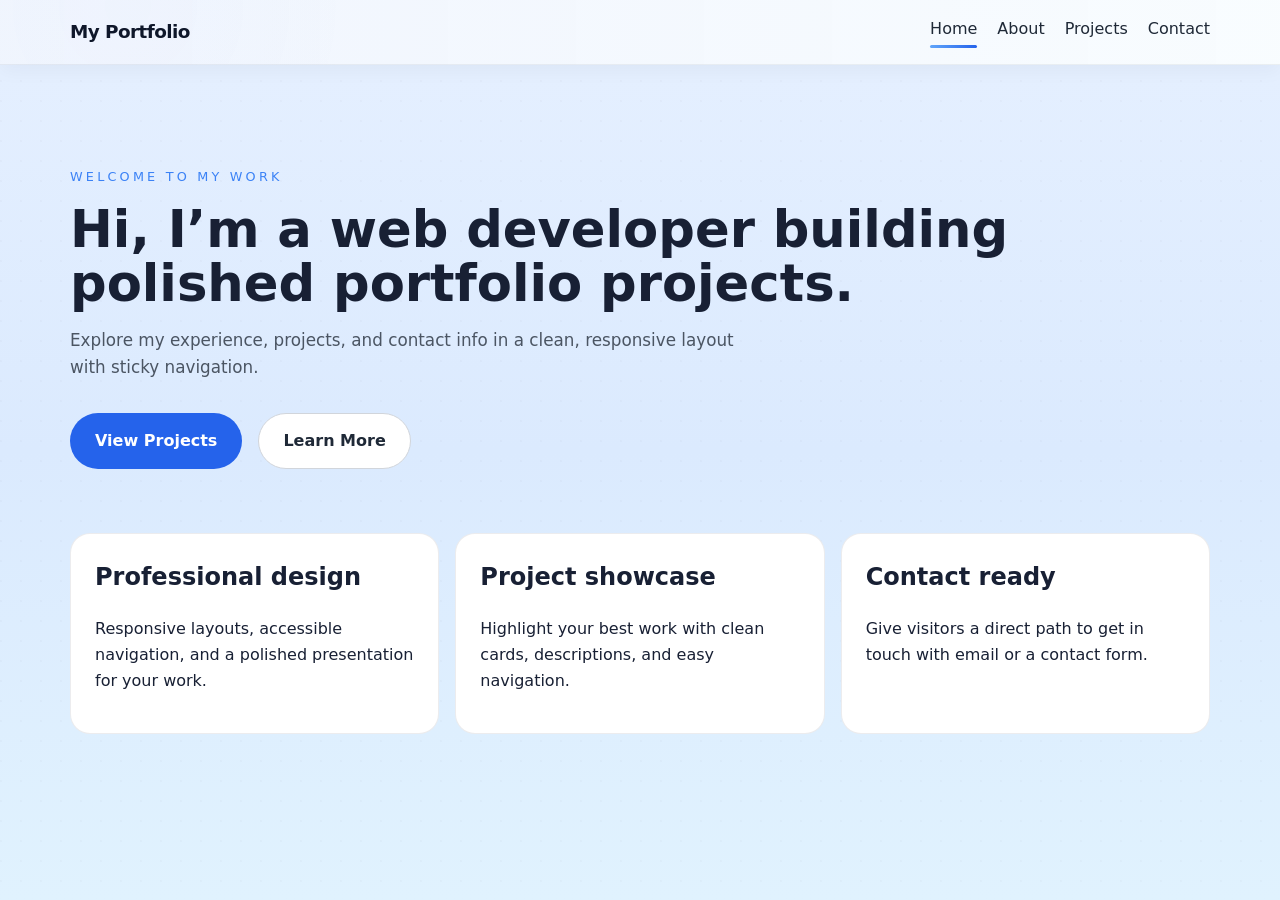
<file: index.html>
﻿<!DOCTYPE html>
<html lang="en">
<head>
    <meta charset="UTF-8">
    <meta name="viewport" content="width=device-width, initial-scale=1.0">
    <title>Portfolio | Home</title>
    <link rel="stylesheet" href="Style.css">
</head>
<body>
    <header class="site-header">
        <div class="container header-inner">
            <a class="brand" href="index.html">My Portfolio</a>
            <button class="nav-toggle" aria-label="Open navigation">
                <span></span>
                <span></span>
                <span></span>
            </button>
            <nav class="nav-links">
                <a href="index.html">Home</a>
                <a href="about.html">About</a>
                <a href="projects.html">Projects</a>
                <a href="contact.html">Contact</a>
            </nav>
        </div>
    </header>
    <main>
        <section class="hero">
            <div class="container">
                <p class="eyebrow">Welcome to my work</p>
                <h1>Hi, I’m a web developer building polished portfolio projects.</h1>
                <p class="lead">Explore my experience, projects, and contact info in a clean, responsive layout with sticky navigation.</p>
                <div class="hero-actions">
                    <a class="button button-primary" href="projects.html">View Projects</a>
                    <a class="button button-secondary" href="about.html">Learn More</a>
                </div>
            </div>
        </section>
        <section class="features container">
            <article>
                <h2>Professional design</h2>
                <p>Responsive layouts, accessible navigation, and a polished presentation for your work.</p>
            </article>
            <article>
                <h2>Project showcase</h2>
                <p>Highlight your best work with clean cards, descriptions, and easy navigation.</p>
            </article>
            <article>
                <h2>Contact ready</h2>
                <p>Give visitors a direct path to get in touch with email or a contact form.</p>
            </article>
        </section>
    </main>
    <script src="script.js"></script>
</body>
</html>
</file>
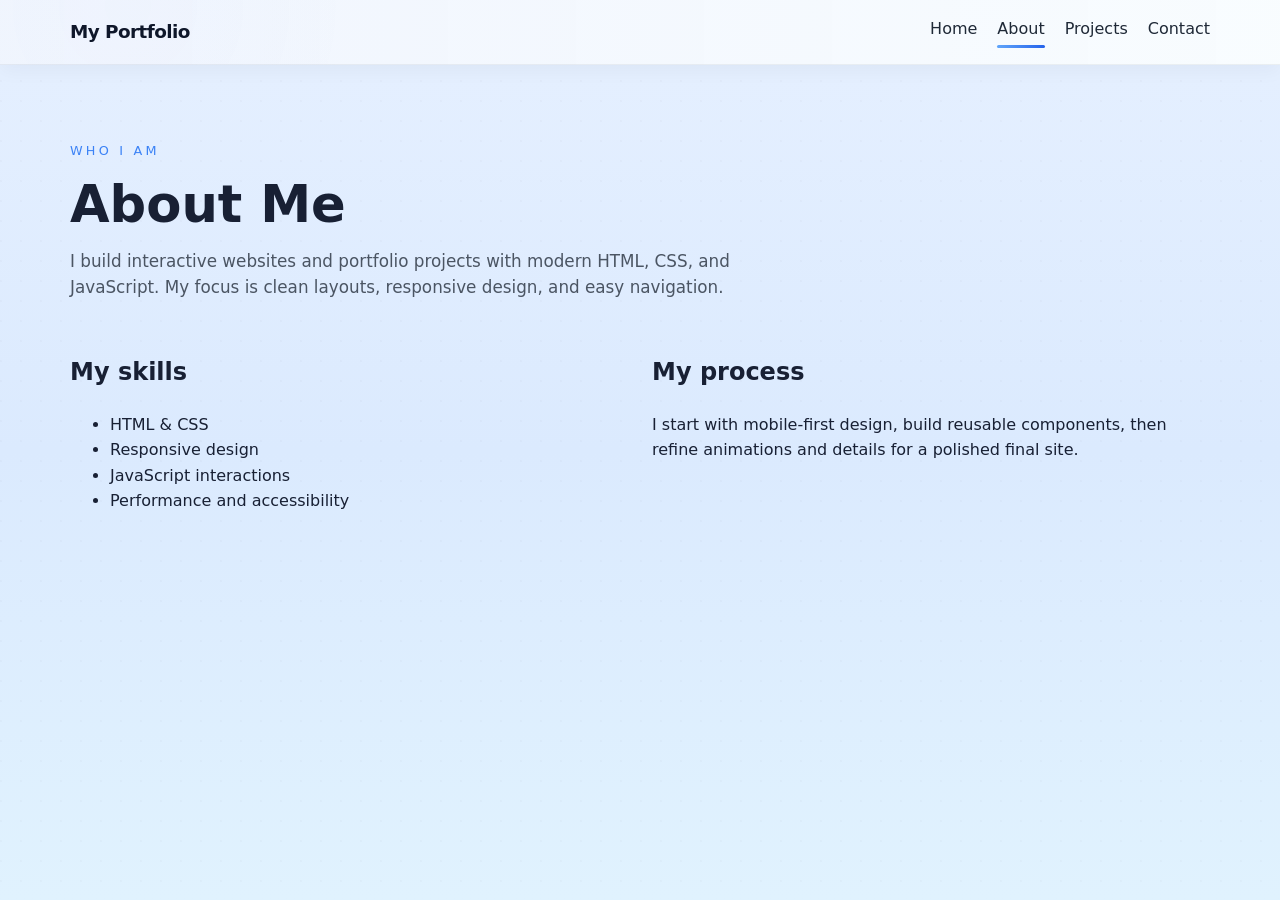
<file: about.html>
﻿<!DOCTYPE html>
<html lang="en">
<head>
    <meta charset="UTF-8">
    <meta name="viewport" content="width=device-width, initial-scale=1.0">
    <title>Portfolio | About</title>
    <link rel="stylesheet" href="Style.css">
</head>
<body>
    <header class="site-header">
        <div class="container header-inner">
            <a class="brand" href="index.html">My Portfolio</a>
            <button class="nav-toggle" aria-label="Open navigation">
                <span></span>
                <span></span>
                <span></span>
            </button>
            <nav class="nav-links">
                <a href="index.html">Home</a>
                <a href="about.html">About</a>
                <a href="projects.html">Projects</a>
                <a href="contact.html">Contact</a>
            </nav>
        </div>
    </header>
    <main class="container page-content">
        <section>
            <p class="eyebrow">Who I am</p>
            <h1>About Me</h1>
            <p class="lead">I build interactive websites and portfolio projects with modern HTML, CSS, and JavaScript. My focus is clean layouts, responsive design, and easy navigation.</p>
        </section>
        <section class="content-grid">
            <article>
                <h2>My skills</h2>
                <ul>
                    <li>HTML & CSS</li>
                    <li>Responsive design</li>
                    <li>JavaScript interactions</li>
                    <li>Performance and accessibility</li>
                </ul>
            </article>
            <article>
                <h2>My process</h2>
                <p>I start with mobile-first design, build reusable components, then refine animations and details for a polished final site.</p>
            </article>
        </section>
    </main>
    <script src="script.js"></script>
</body>
</html>
</file>
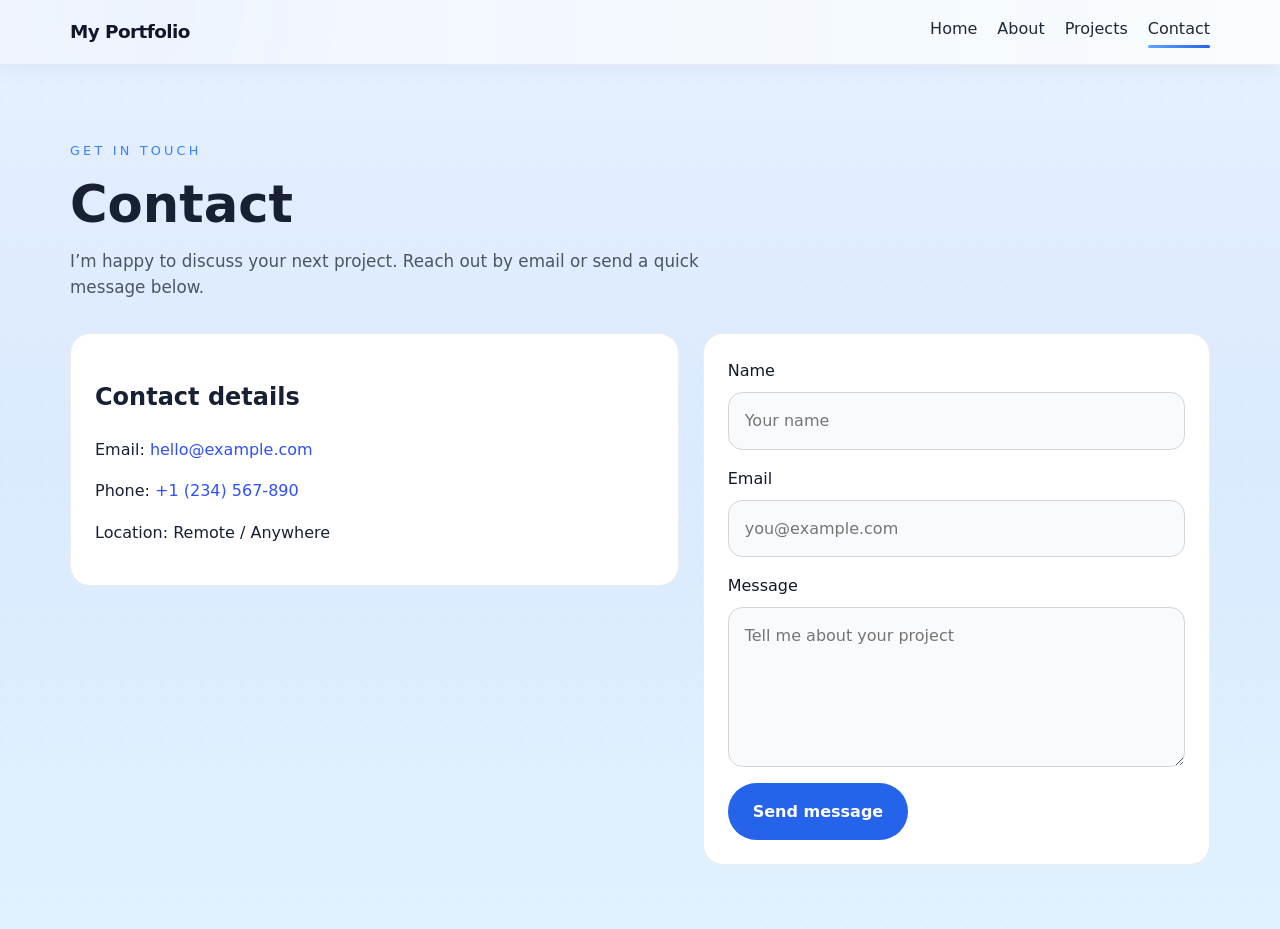
<file: contact.html>
﻿<!DOCTYPE html>
<html lang="en">
<head>
    <meta charset="UTF-8">
    <meta name="viewport" content="width=device-width, initial-scale=1.0">
    <title>Portfolio | Contact</title>
    <link rel="stylesheet" href="Style.css">
</head>
<body>
    <header class="site-header">
        <div class="container header-inner">
            <a class="brand" href="index.html">My Portfolio</a>
            <button class="nav-toggle" aria-label="Open navigation">
                <span></span>
                <span></span>
                <span></span>
            </button>
            <nav class="nav-links">
                <a href="index.html">Home</a>
                <a href="about.html">About</a>
                <a href="projects.html">Projects</a>
                <a href="contact.html">Contact</a>
            </nav>
        </div>
    </header>
    <main class="container page-content">
        <section>
            <p class="eyebrow">Get in touch</p>
            <h1>Contact</h1>
            <p class="lead">I’m happy to discuss your next project. Reach out by email or send a quick message below.</p>
        </section>
        <section class="contact-grid">
            <div>
                <h2>Contact details</h2>
                <p>Email: <a href="mailto:hello@example.com">hello@example.com</a></p>
                <p>Phone: <a href="tel:+1234567890">+1 (234) 567-890</a></p>
                <p>Location: Remote / Anywhere</p>
            </div>
            <form class="contact-form">
                <label>
                    Name
                    <input type="text" placeholder="Your name" required>
                </label>
                <label>
                    Email
                    <input type="email" placeholder="you@example.com" required>
                </label>
                <label>
                    Message
                    <textarea rows="5" placeholder="Tell me about your project"></textarea>
                </label>
                <button class="button button-primary" type="submit">Send message</button>
            </form>
        </section>
    </main>
    <script src="script.js"></script>
</body>
</html>
</file>
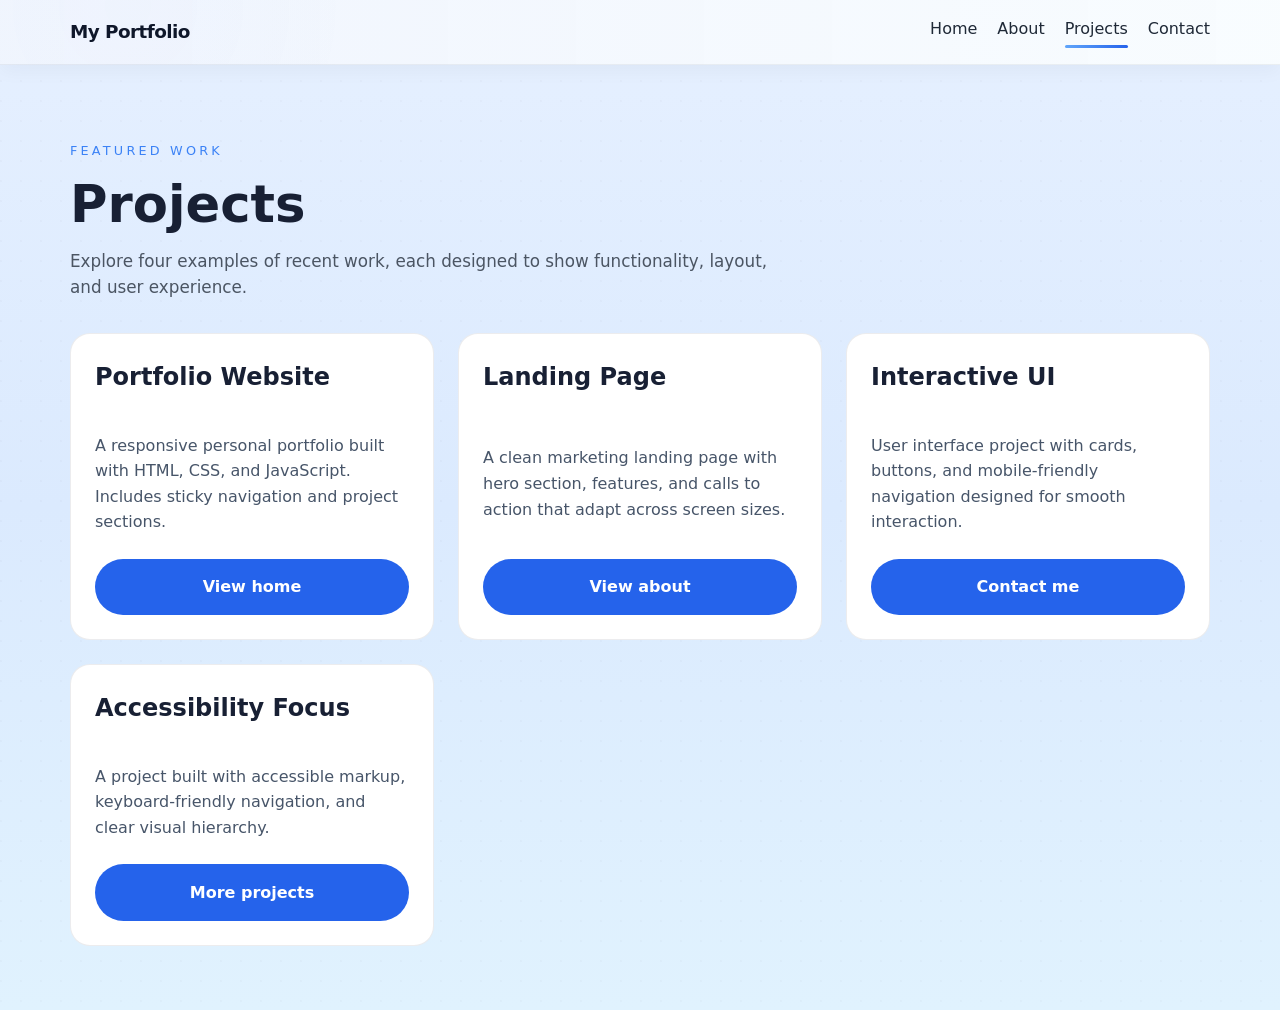
<file: projects.html>
﻿<!DOCTYPE html>
<html lang="en">
<head>
    <meta charset="UTF-8">
    <meta name="viewport" content="width=device-width, initial-scale=1.0">
    <title>Portfolio | Projects</title>
    <link rel="stylesheet" href="Style.css">
</head>
<body>
    <header class="site-header">
        <div class="container header-inner">
            <a class="brand" href="index.html">My Portfolio</a>
            <button class="nav-toggle" aria-label="Open navigation">
                <span></span>
                <span></span>
                <span></span>
            </button>
            <nav class="nav-links">
                <a href="index.html">Home</a>
                <a href="about.html">About</a>
                <a href="projects.html">Projects</a>
                <a href="contact.html">Contact</a>
            </nav>
        </div>
    </header>
    <main class="container page-content">
        <section>
            <p class="eyebrow">Featured work</p>
            <h1>Projects</h1>
            <p class="lead">Explore four examples of recent work, each designed to show functionality, layout, and user experience.</p>
        </section>
        <section class="projects-grid">
            <article class="project-card">
                <h2>Portfolio Website</h2>
                <p>A responsive personal portfolio built with HTML, CSS, and JavaScript. Includes sticky navigation and project sections.</p>
                <a class="button button-primary" href="index.html">View home</a>
            </article>
            <article class="project-card">
                <h2>Landing Page</h2>
                <p>A clean marketing landing page with hero section, features, and calls to action that adapt across screen sizes.</p>
                <a class="button button-primary" href="about.html">View about</a>
            </article>
            <article class="project-card">
                <h2>Interactive UI</h2>
                <p>User interface project with cards, buttons, and mobile-friendly navigation designed for smooth interaction.</p>
                <a class="button button-primary" href="contact.html">Contact me</a>
            </article>
            <article class="project-card">
                <h2>Accessibility Focus</h2>
                <p>A project built with accessible markup, keyboard-friendly navigation, and clear visual hierarchy.</p>
                <a class="button button-primary" href="projects.html">More projects</a>
            </article>
        </section>
    </main>
    <script src="script.js"></script>
</body>
</html>
</file>
<file: Style.css>
:root {
    color-scheme: light;
    font-family: Inter, system-ui, -apple-system, BlinkMacSystemFont, 'Segoe UI', sans-serif;
    color: #182034;
    background: #f7f9fc;
    line-height: 1.6;
}

* {
    box-sizing: border-box;
}

body {
    margin: 0;
    min-height: 100vh;
    /* Subtle repeating dot pattern layered over a blue gradient */
    background-image: radial-gradient(circle at 1px 1px, rgba(16,24,40,0.02) 1px, transparent 1px),
                      linear-gradient(180deg, #e6f0ff 0%, #dbeafe 50%, #e0f2fe 100%);
    background-size: 20px 20px, auto;
    background-repeat: repeat, no-repeat;
}

/* Optional: use a full-bleed background image instead of the pattern.
   Place an image at assets/bg.jpg and uncomment the block below to enable.

   body {
       background-image: url('assets/bg.jpg'), linear-gradient(180deg, #e6f0ff 0%, #dbeafe 50%, #e0f2fe 100%);
       background-size: cover, auto;
       background-position: center center;
   }

*/

a {
    color: #304ffe;
    text-decoration: none;
    overflow-wrap: anywhere;
}

img {
    max-width: 100%;
    display: block;
}

.container {
    width: min(1140px, calc(100% - 2rem));
    margin: 0 auto;
}

.site-header {
    position: sticky;
    top: 0;
    z-index: 100;
    /* glass effect with a subtle blue gradient to distinguish the nav */
    background-image: linear-gradient(90deg, rgba(37,99,235,0.06), rgba(14,165,233,0.02)), radial-gradient(circle at 10% 10%, rgba(59,130,246,0.02), transparent 20%);
    background-color: rgba(255, 255, 255, 0.90);
    backdrop-filter: blur(10px) saturate(1.03);
    border-bottom: 1px solid rgba(15, 23, 42, 0.06);
    box-shadow: 0 6px 18px rgba(15, 23, 42, 0.04);
}

.header-inner {
    display: flex;
    align-items: center;
    justify-content: space-between;
    gap: 1rem;
    padding: 1rem 0;
}

.brand {
    font-weight: 700;
    letter-spacing: -0.03em;
    font-size: 1.15rem;
}

.brand {
    color: #0f172a;
}

.nav-links {
    display: flex;
    align-items: center;
    gap: 1.25rem;
}

.nav-links a {
    font-weight: 500;
    color: #1f2937;
    transition: color 0.2s ease;
}

/* Nav link animations: underline grow, hover lift, and stagger reveal */
.nav-links a {
    position: relative;
    padding-bottom: 6px;
    opacity: 0;
    transform: translateY(-6px);
    transition: opacity 320ms cubic-bezier(.2,.9,.2,1), transform 320ms cubic-bezier(.2,.9,.2,1), color 180ms ease;
}

.nav-links.mounted a {
    opacity: 1;
    transform: translateY(0);
}

.nav-links a::after {
    content: '';
    position: absolute;
    left: 0;
    right: 0;
    bottom: 0;
    height: 3px;
    background: linear-gradient(90deg, #60a5fa, #2563eb);
    transform: scaleX(0);
    transform-origin: left;
    transition: transform 260ms cubic-bezier(.2,.9,.2,1);
    border-radius: 3px;
}

.nav-links a:hover,
.nav-links a:focus-visible {
    transform: translateY(-2px);
    color: #0f172a;
}

.nav-links a:hover::after,
.nav-links a:focus-visible::after,
.nav-links a.active::after {
    transform: scaleX(1);
}

.nav-links a:hover,
.nav-links a:focus-visible {
    color: #0f172a;
}

.nav-toggle {
    display: none;
    flex-direction: column;
    justify-content: center;
    border: 0;
    background: transparent;
    cursor: pointer;
    padding: 0.5rem;
}

.nav-toggle span {
    display: block;
    width: 1.5rem;
    height: 2px;
    margin: 0.35rem 0;
    background: #111827;
    transition: transform 0.2s ease, opacity 0.2s ease;
}

/* Turn the hamburger into an X when the menu is open */
.nav-toggle[aria-expanded="true"] span:nth-child(1) {
    transform: translateY(calc(0.7rem + 2px)) rotate(45deg);
}

.nav-toggle[aria-expanded="true"] span:nth-child(2) {
    opacity: 0;
}

.nav-toggle[aria-expanded="true"] span:nth-child(3) {
    transform: translateY(calc(-0.7rem - 2px)) rotate(-45deg);
}

.hero {
    padding: clamp(3rem, 7vw, 6rem) 0 4rem;
}

.eyebrow {
    text-transform: uppercase;
    letter-spacing: 0.25em;
    color: #3b82f6;
    font-size: 0.8rem;
    margin-bottom: 1rem;
}

h1 {
    font-size: clamp(2rem, 4vw, 3.5rem);
    margin: 0 0 1rem;
    line-height: 1.05;
}

.lead {
    max-width: 44rem;
    margin: 0 0 2rem;
    color: #4b5563;
    font-size: 1.05rem;
}

.hero-actions {
    display: flex;
    flex-wrap: wrap;
    gap: 1rem;
}

.button {
    display: inline-flex;
    align-items: center;
    justify-content: center;
    padding: 0.9rem 1.5rem;
    border-radius: 999px;
    border: 1px solid transparent;
    font: inherit;
    font-weight: 600;
    cursor: pointer;
}

.button-primary {
    background: #2563eb;
    color: white;
}

.button-secondary {
    background: #ffffff;
    color: #1f2937;
    border-color: #d1d5db;
}

.features {
    display: grid;
    grid-template-columns: repeat(auto-fit, minmax(min(14rem, 100%), 1fr));
    gap: 1rem;
    margin-bottom: 4rem;
}

.features article,
.project-card,
.contact-form,
.contact-grid > div {
    background: white;
    border: 1px solid rgba(15, 23, 42, 0.08);
    border-radius: 1.25rem;
    padding: 1.5rem;
}

.features article h2,
.project-card h2 {
    margin-top: 0;
}

.page-content {
    padding: 4rem 0;
}

.content-grid,
.projects-grid,
.contact-grid {
    display: grid;
    gap: 1.5rem;
    margin-top: 2rem;
}

.content-grid {
    grid-template-columns: repeat(2, minmax(0, 1fr));
}

.projects-grid {
    grid-template-columns: repeat(auto-fit, minmax(min(18rem, 100%), 1fr));
}

.project-card {
    display: flex;
    flex-direction: column;
    justify-content: space-between;
}

.project-card p {
    margin-bottom: 1.5rem;
    color: #475569;
}

/* Entrance animation and hover lift for project cards */
.project-card {
    opacity: 0;
    transform: translateY(12px);
    transition: opacity 480ms cubic-bezier(.2,.9,.2,1), transform 480ms cubic-bezier(.2,.9,.2,1);
}

.project-card.in-view {
    opacity: 1;
    transform: translateY(0);
}

@media (hover: hover) {
    .project-card:hover,
    .project-card:focus-within {
        transform: translateY(-8px) scale(1.01);
        box-shadow: 0 12px 30px rgba(15, 23, 42, 0.12);
    }
}

.project-card:focus-within {
    outline: 2px solid rgba(59,130,246,0.15);
}

/* Mirror animations for the home page feature cards */
.features article {
    opacity: 0;
    transform: translateY(12px);
    transition: opacity 480ms cubic-bezier(.2,.9,.2,1), transform 480ms cubic-bezier(.2,.9,.2,1);
}

.features article.in-view {
    opacity: 1;
    transform: translateY(0);
}

@media (hover: hover) {
    .features article:hover,
    .features article:focus-within {
        transform: translateY(-6px) scale(1.01);
        box-shadow: 0 10px 22px rgba(15, 23, 42, 0.10);
    }
}

.features article:focus-within {
    outline: 2px solid rgba(59,130,246,0.10);
}

.contact-grid {
    grid-template-columns: 1.2fr 1fr;
    align-items: start;
}

.contact-form {
    display: grid;
    gap: 1rem;
}

.contact-form label {
    display: grid;
    gap: 0.5rem;
    font-weight: 500;
    color: #111827;
}

.contact-form input,
.contact-form textarea {
    width: 100%;
    padding: 0.95rem 1rem;
    border: 1px solid #d1d5db;
    border-radius: 0.9rem;
    background: #f8fafc;
    font: inherit;
}

.contact-form button {
    width: fit-content;
}

@media (max-width: 840px) {
    .header-inner {
        flex-wrap: wrap;
        row-gap: 0;
        padding: 0.75rem 0;
    }

    .nav-toggle {
        display: inline-flex;
    }

    .nav-links {
        width: 100%;
        flex-direction: column;
        align-items: flex-start;
        gap: 0.85rem;
        overflow: hidden;
        max-height: 0;
        transition: max-height 0.25s ease, padding 0.25s ease;
    }

    .nav-links.open {
        max-height: 240px;
        padding: 0.75rem 0 0.5rem;
    }

    .nav-links a {
        padding: 0.25rem 0 6px;
    }

    .page-content {
        padding: 2.5rem 0;
    }

    .content-grid,
    .contact-grid {
        grid-template-columns: 1fr;
    }
}

@media (max-width: 600px) {
    .hero-actions {
        flex-direction: column;
        align-items: stretch;
    }

    .button,
    .contact-form button {
        width: 100%;
    }

    .features article,
    .project-card,
    .contact-form,
    .contact-grid > div {
        padding: 1.25rem;
        border-radius: 1rem;
    }

    .hero {
        padding-bottom: 2.5rem;
    }

    .features {
        margin-bottom: 2.5rem;
    }
}

/* Respect users who prefer less motion */
@media (prefers-reduced-motion: reduce) {
    *,
    *::before,
    *::after {
        transition-duration: 0.01ms !important;
        transition-delay: 0ms !important;
    }
}
</file>
